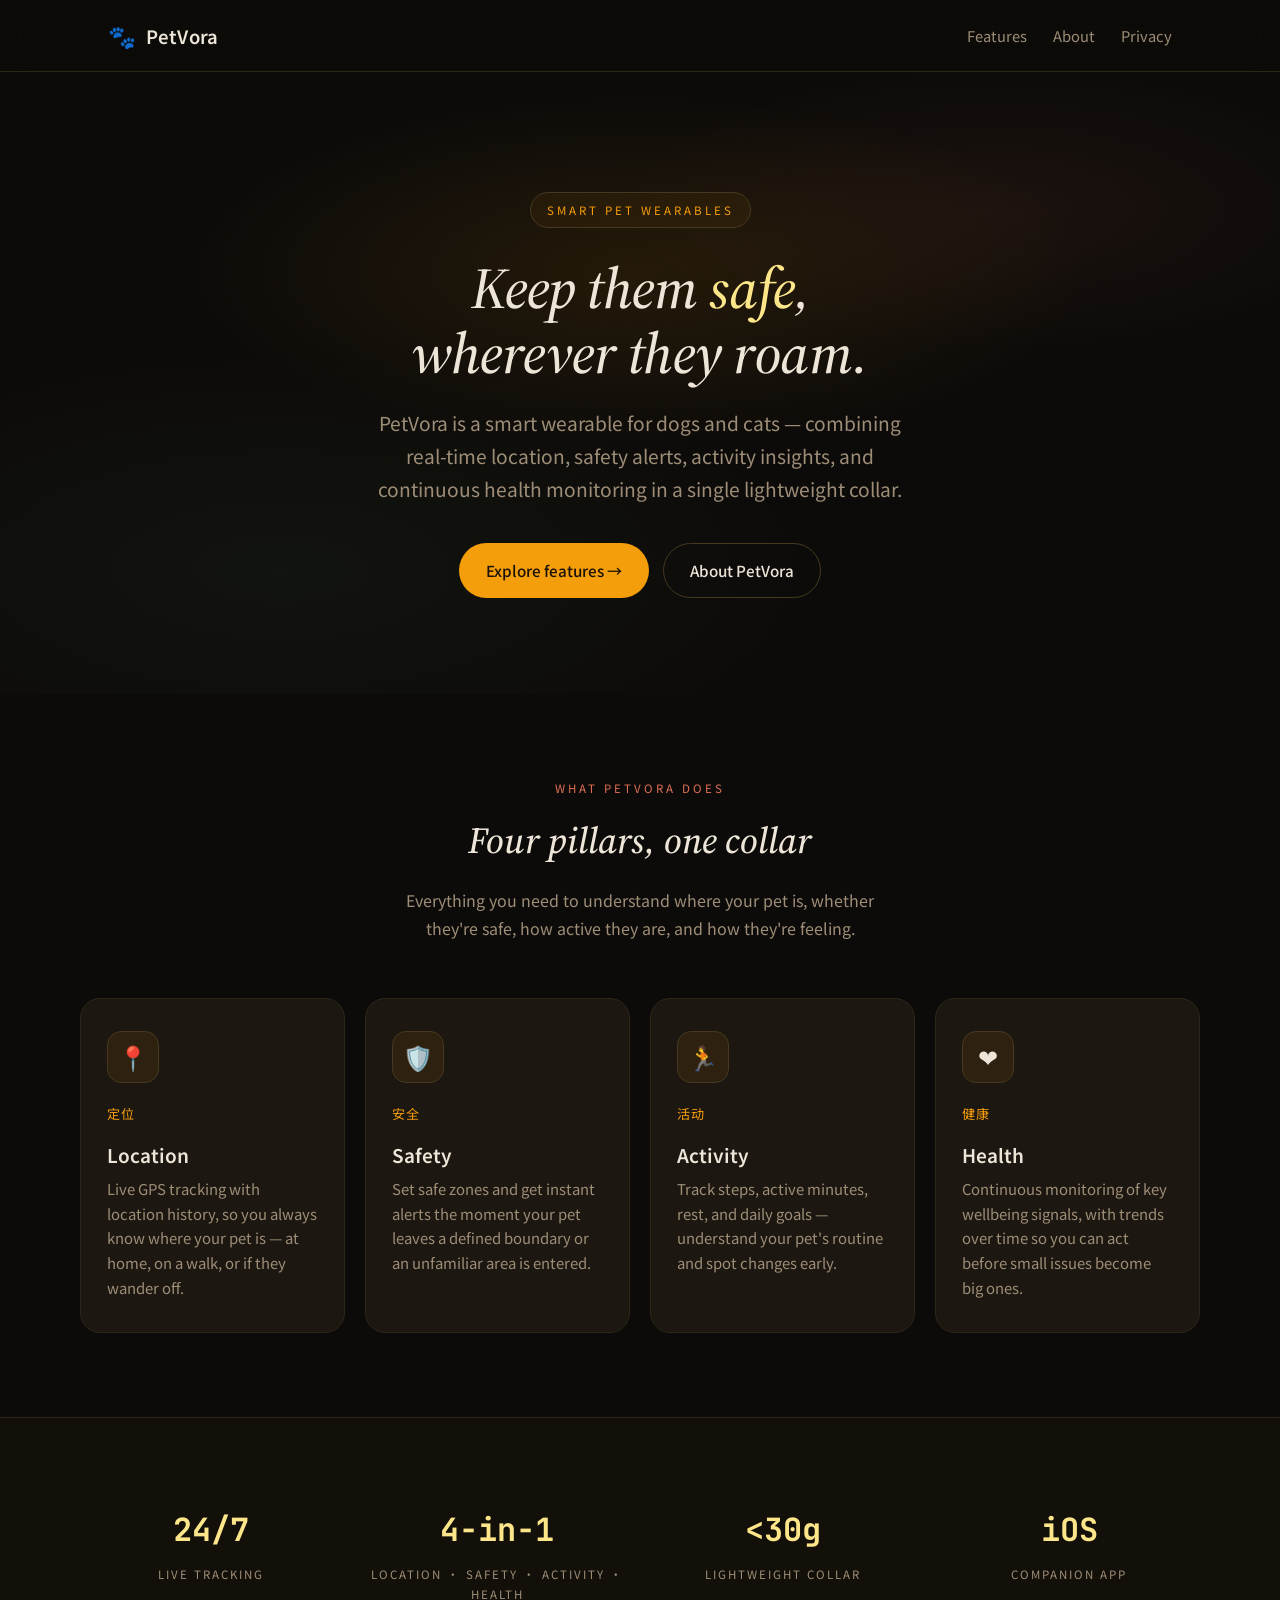
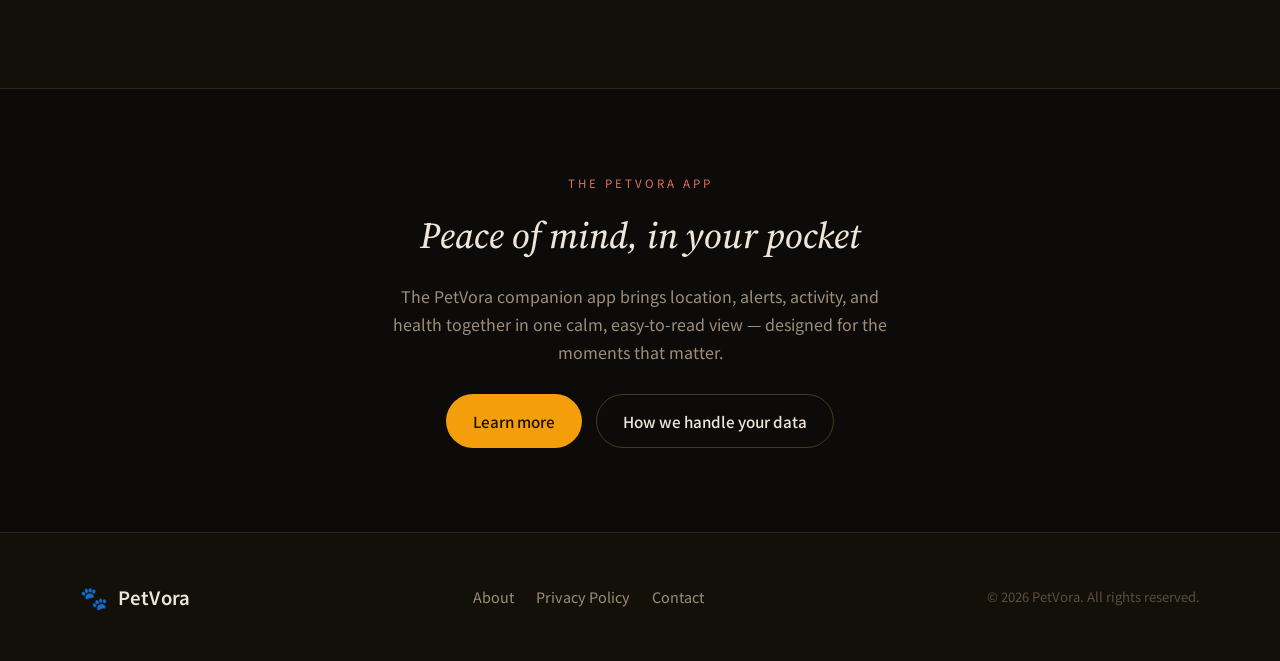
<file: index.html>
<!DOCTYPE html>
<html lang="en">
<head>
<meta charset="UTF-8">
<meta name="viewport" content="width=device-width, initial-scale=1.0">
<title>PetVora — Smart wearables that keep pets safe</title>
<meta name="description" content="PetVora builds smart wearables for pets — real-time location, safety alerts, activity tracking, and health monitoring, all in one collar.">
<meta property="og:title" content="PetVora — Smart wearables that keep pets safe">
<meta property="og:description" content="Real-time location, safety, activity & health monitoring for the pets you love.">
<meta property="og:type" content="website">
<meta property="og:url" content="https://petvora.com/">
<link rel="icon" href="data:image/svg+xml,<svg xmlns='http://www.w3.org/2000/svg' viewBox='0 0 100 100'><text y='.9em' font-size='90'>🐾</text></svg>">
<link rel="preconnect" href="https://fonts.googleapis.com">
<link rel="preconnect" href="https://fonts.gstatic.com" crossorigin>
<link href="https://fonts.googleapis.com/css2?family=Noto+Sans+SC:wght@300;400;500;600&family=Source+Serif+4:ital,opsz,wght@1,8..60,400;1,8..60,500&family=JetBrains+Mono:wght@500;700&display=swap" rel="stylesheet">
<link rel="stylesheet" href="styles.css">
</head>
<body>

<nav class="sticky">
  <div class="nav-inner">
    <a class="brand" href="/"><span class="paw">🐾</span><b>PetVora</b></a>
    <div class="nav-links">
      <a href="#features">Features</a>
      <a href="about.html">About</a>
      <a href="privacy.html">Privacy</a>
    </div>
  </div>
</nav>

<header class="hero">
  <div class="hero-inner">
    <span class="eyebrow">Smart Pet Wearables</span>
    <h1 class="hero-title">Keep them <span class="accent">safe</span>,<br>wherever they roam.</h1>
    <p class="hero-sub">PetVora is a smart wearable for dogs and cats — combining real-time location, safety alerts, activity insights, and continuous health monitoring in a single lightweight collar.</p>
    <div class="cta-row">
      <a class="btn btn-primary" href="#features">Explore features →</a>
      <a class="btn btn-ghost" href="about.html">About PetVora</a>
    </div>
  </div>
</header>

<section class="block" id="features">
  <div class="wrap">
    <div class="section-head reveal">
      <div class="kicker">What PetVora does</div>
      <h2>Four pillars, one collar</h2>
      <p>Everything you need to understand where your pet is, whether they're safe, how active they are, and how they're feeling.</p>
    </div>
    <div class="pillar-grid">
      <div class="pillar reveal">
        <div class="ic">📍</div>
        <div class="zh">定位</div>
        <h3>Location</h3>
        <p>Live GPS tracking with location history, so you always know where your pet is — at home, on a walk, or if they wander off.</p>
      </div>
      <div class="pillar reveal">
        <div class="ic">🛡️</div>
        <div class="zh">安全</div>
        <h3>Safety</h3>
        <p>Set safe zones and get instant alerts the moment your pet leaves a defined boundary or an unfamiliar area is entered.</p>
      </div>
      <div class="pillar reveal">
        <div class="ic">🏃</div>
        <div class="zh">活动</div>
        <h3>Activity</h3>
        <p>Track steps, active minutes, rest, and daily goals — understand your pet's routine and spot changes early.</p>
      </div>
      <div class="pillar reveal">
        <div class="ic">❤️</div>
        <div class="zh">健康</div>
        <h3>Health</h3>
        <p>Continuous monitoring of key wellbeing signals, with trends over time so you can act before small issues become big ones.</p>
      </div>
    </div>
  </div>
</section>

<section class="block stat-band">
  <div class="wrap">
    <div class="metric-grid">
      <div class="reveal">
        <div class="metric-val">24/7</div>
        <div class="metric-label">Live tracking</div>
      </div>
      <div class="reveal">
        <div class="metric-val">4-in-1</div>
        <div class="metric-label">Location · Safety · Activity · Health</div>
      </div>
      <div class="reveal">
        <div class="metric-val">&lt;30g</div>
        <div class="metric-label">Lightweight collar</div>
      </div>
      <div class="reveal">
        <div class="metric-val">iOS</div>
        <div class="metric-label">Companion app</div>
      </div>
    </div>
  </div>
</section>

<section class="block">
  <div class="wrap-read" style="text-align:center;">
    <div class="section-head reveal" style="margin-bottom:28px;">
      <div class="kicker">The PetVora app</div>
      <h2>Peace of mind, in your pocket</h2>
      <p>The PetVora companion app brings location, alerts, activity, and health together in one calm, easy-to-read view — designed for the moments that matter.</p>
    </div>
    <div class="cta-row reveal">
      <a class="btn btn-primary" href="about.html">Learn more</a>
      <a class="btn btn-ghost" href="privacy.html">How we handle your data</a>
    </div>
  </div>
</section>

<footer>
  <div class="foot-inner">
    <div class="brand"><span class="paw">🐾</span><b>PetVora</b></div>
    <div class="foot-links">
      <a href="about.html">About</a>
      <a href="privacy.html">Privacy Policy</a>
      <a href="mailto:support@petvora.com">Contact</a>
    </div>
    <div class="foot-meta">© 2026 PetVora. All rights reserved.</div>
  </div>
</footer>

<script>
  const io = new IntersectionObserver((entries) => {
    entries.forEach(e => { if (e.isIntersecting) { e.target.classList.add('in'); io.unobserve(e.target); } });
  }, { threshold: 0.12 });
  document.querySelectorAll('.reveal').forEach((el, i) => {
    el.style.transitionDelay = (i % 4 * 60) + 'ms';
    io.observe(el);
  });
</script>
</body>
</html>
</file>
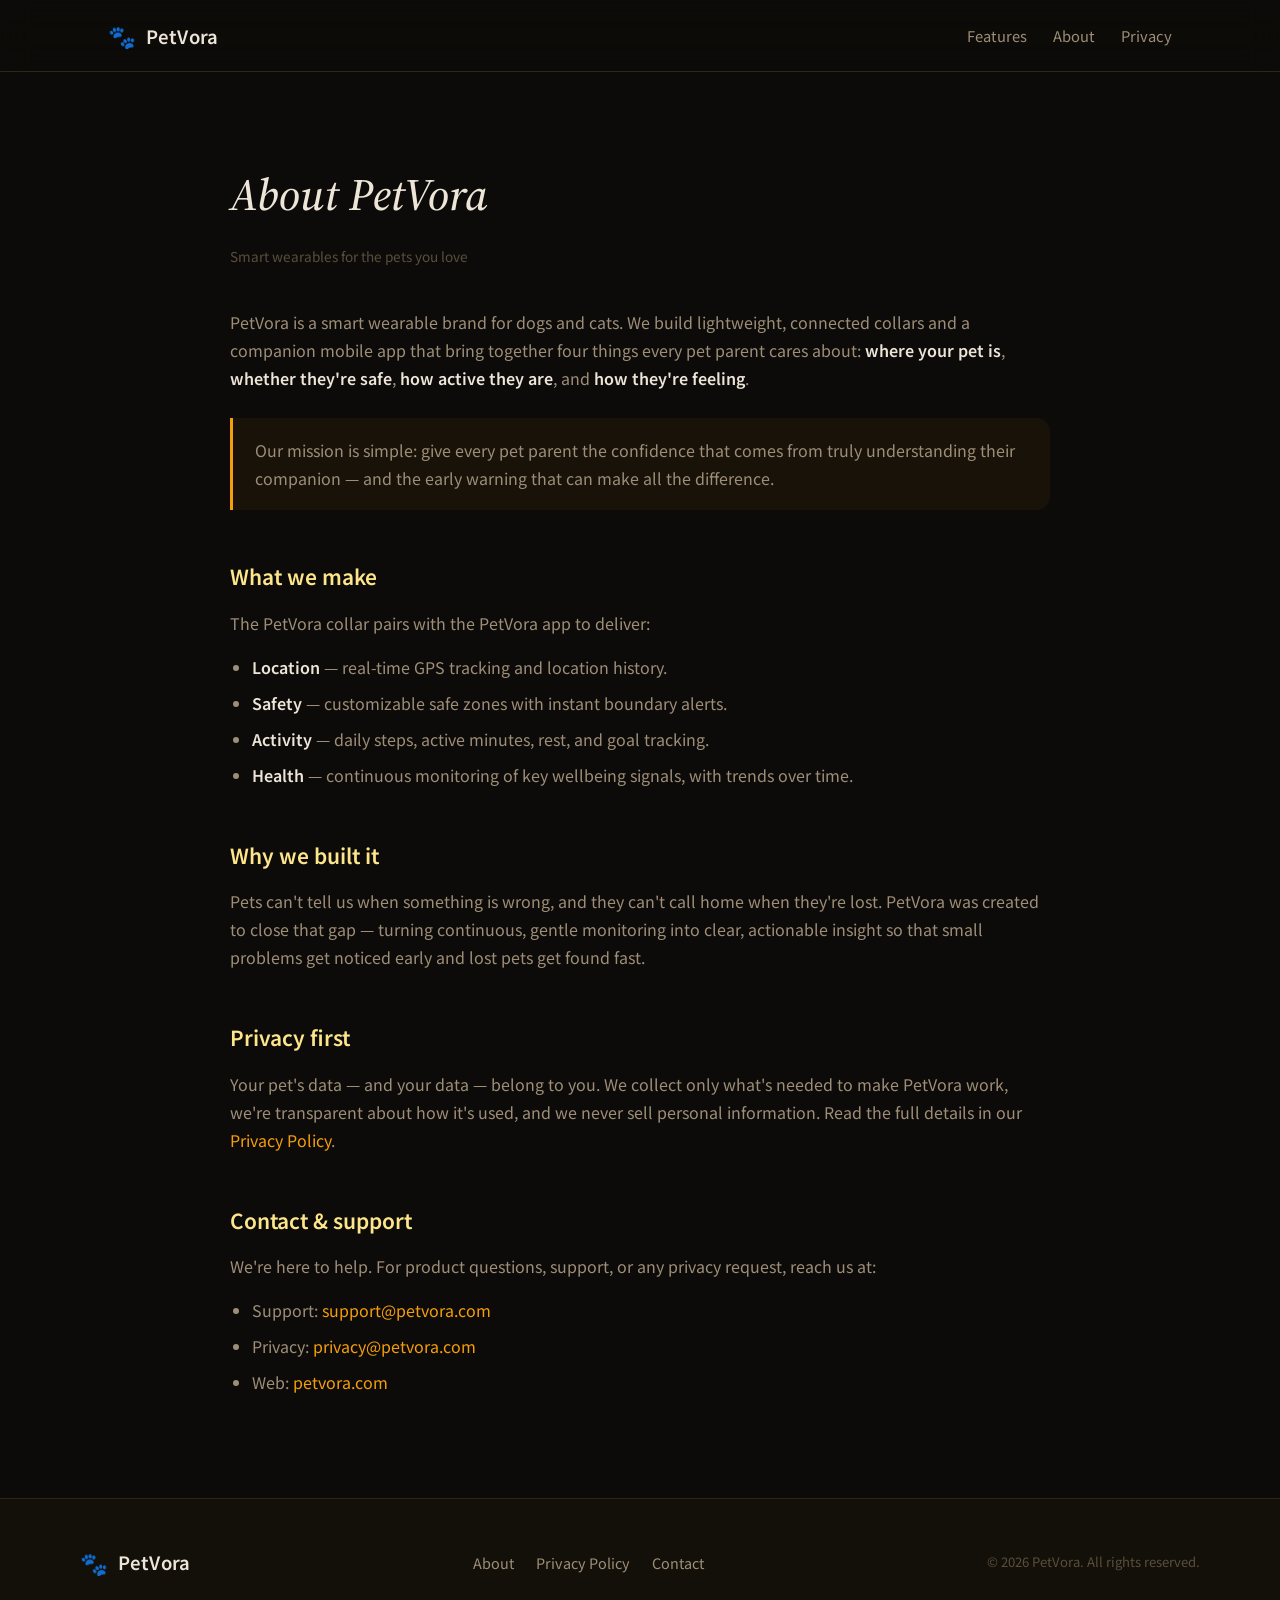
<file: about.html>
<!DOCTYPE html>
<html lang="en">
<head>
<meta charset="UTF-8">
<meta name="viewport" content="width=device-width, initial-scale=1.0">
<title>About — PetVora</title>
<meta name="description" content="About PetVora — our mission to keep pets safe and healthy through smart wearable technology.">
<link rel="icon" href="data:image/svg+xml,<svg xmlns='http://www.w3.org/2000/svg' viewBox='0 0 100 100'><text y='.9em' font-size='90'>🐾</text></svg>">
<link rel="preconnect" href="https://fonts.googleapis.com">
<link rel="preconnect" href="https://fonts.gstatic.com" crossorigin>
<link href="https://fonts.googleapis.com/css2?family=Noto+Sans+SC:wght@300;400;500;600&family=Source+Serif+4:ital,opsz,wght@1,8..60,400;1,8..60,500&family=JetBrains+Mono:wght@500;700&display=swap" rel="stylesheet">
<link rel="stylesheet" href="styles.css">
</head>
<body>

<nav class="sticky">
  <div class="nav-inner">
    <a class="brand" href="/"><span class="paw">🐾</span><b>PetVora</b></a>
    <div class="nav-links">
      <a href="index.html#features">Features</a>
      <a href="about.html">About</a>
      <a href="privacy.html">Privacy</a>
    </div>
  </div>
</nav>

<section class="block">
  <div class="wrap-read doc">
    <h1 class="doc-title">About PetVora</h1>
    <p class="updated">Smart wearables for the pets you love</p>

    <p>PetVora is a smart wearable brand for dogs and cats. We build lightweight, connected collars and a companion mobile app that bring together four things every pet parent cares about: <strong>where your pet is</strong>, <strong>whether they're safe</strong>, <strong>how active they are</strong>, and <strong>how they're feeling</strong>.</p>

    <div class="insight-box">
      Our mission is simple: give every pet parent the confidence that comes from truly understanding their companion — and the early warning that can make all the difference.
    </div>

    <h2>What we make</h2>
    <p>The PetVora collar pairs with the PetVora app to deliver:</p>
    <ul>
      <li><strong>Location</strong> — real-time GPS tracking and location history.</li>
      <li><strong>Safety</strong> — customizable safe zones with instant boundary alerts.</li>
      <li><strong>Activity</strong> — daily steps, active minutes, rest, and goal tracking.</li>
      <li><strong>Health</strong> — continuous monitoring of key wellbeing signals, with trends over time.</li>
    </ul>

    <h2>Why we built it</h2>
    <p>Pets can't tell us when something is wrong, and they can't call home when they're lost. PetVora was created to close that gap — turning continuous, gentle monitoring into clear, actionable insight so that small problems get noticed early and lost pets get found fast.</p>

    <h2>Privacy first</h2>
    <p>Your pet's data — and your data — belong to you. We collect only what's needed to make PetVora work, we're transparent about how it's used, and we never sell personal information. Read the full details in our <a href="privacy.html">Privacy Policy</a>.</p>

    <h2>Contact &amp; support</h2>
    <p>We're here to help. For product questions, support, or any privacy request, reach us at:</p>
    <ul>
      <li>Support: <a href="mailto:support@petvora.com">support@petvora.com</a></li>
      <li>Privacy: <a href="mailto:privacy@petvora.com">privacy@petvora.com</a></li>
      <li>Web: <a href="https://petvora.com">petvora.com</a></li>
    </ul>
  </div>
</section>

<footer>
  <div class="foot-inner">
    <div class="brand"><span class="paw">🐾</span><b>PetVora</b></div>
    <div class="foot-links">
      <a href="about.html">About</a>
      <a href="privacy.html">Privacy Policy</a>
      <a href="mailto:support@petvora.com">Contact</a>
    </div>
    <div class="foot-meta">© 2026 PetVora. All rights reserved.</div>
  </div>
</footer>

<script>
  const io = new IntersectionObserver((entries) => {
    entries.forEach(e => { if (e.isIntersecting) { e.target.classList.add('in'); io.unobserve(e.target); } });
  }, { threshold: 0.12 });
  document.querySelectorAll('.reveal').forEach(el => io.observe(el));
</script>
</body>
</html>
</file>
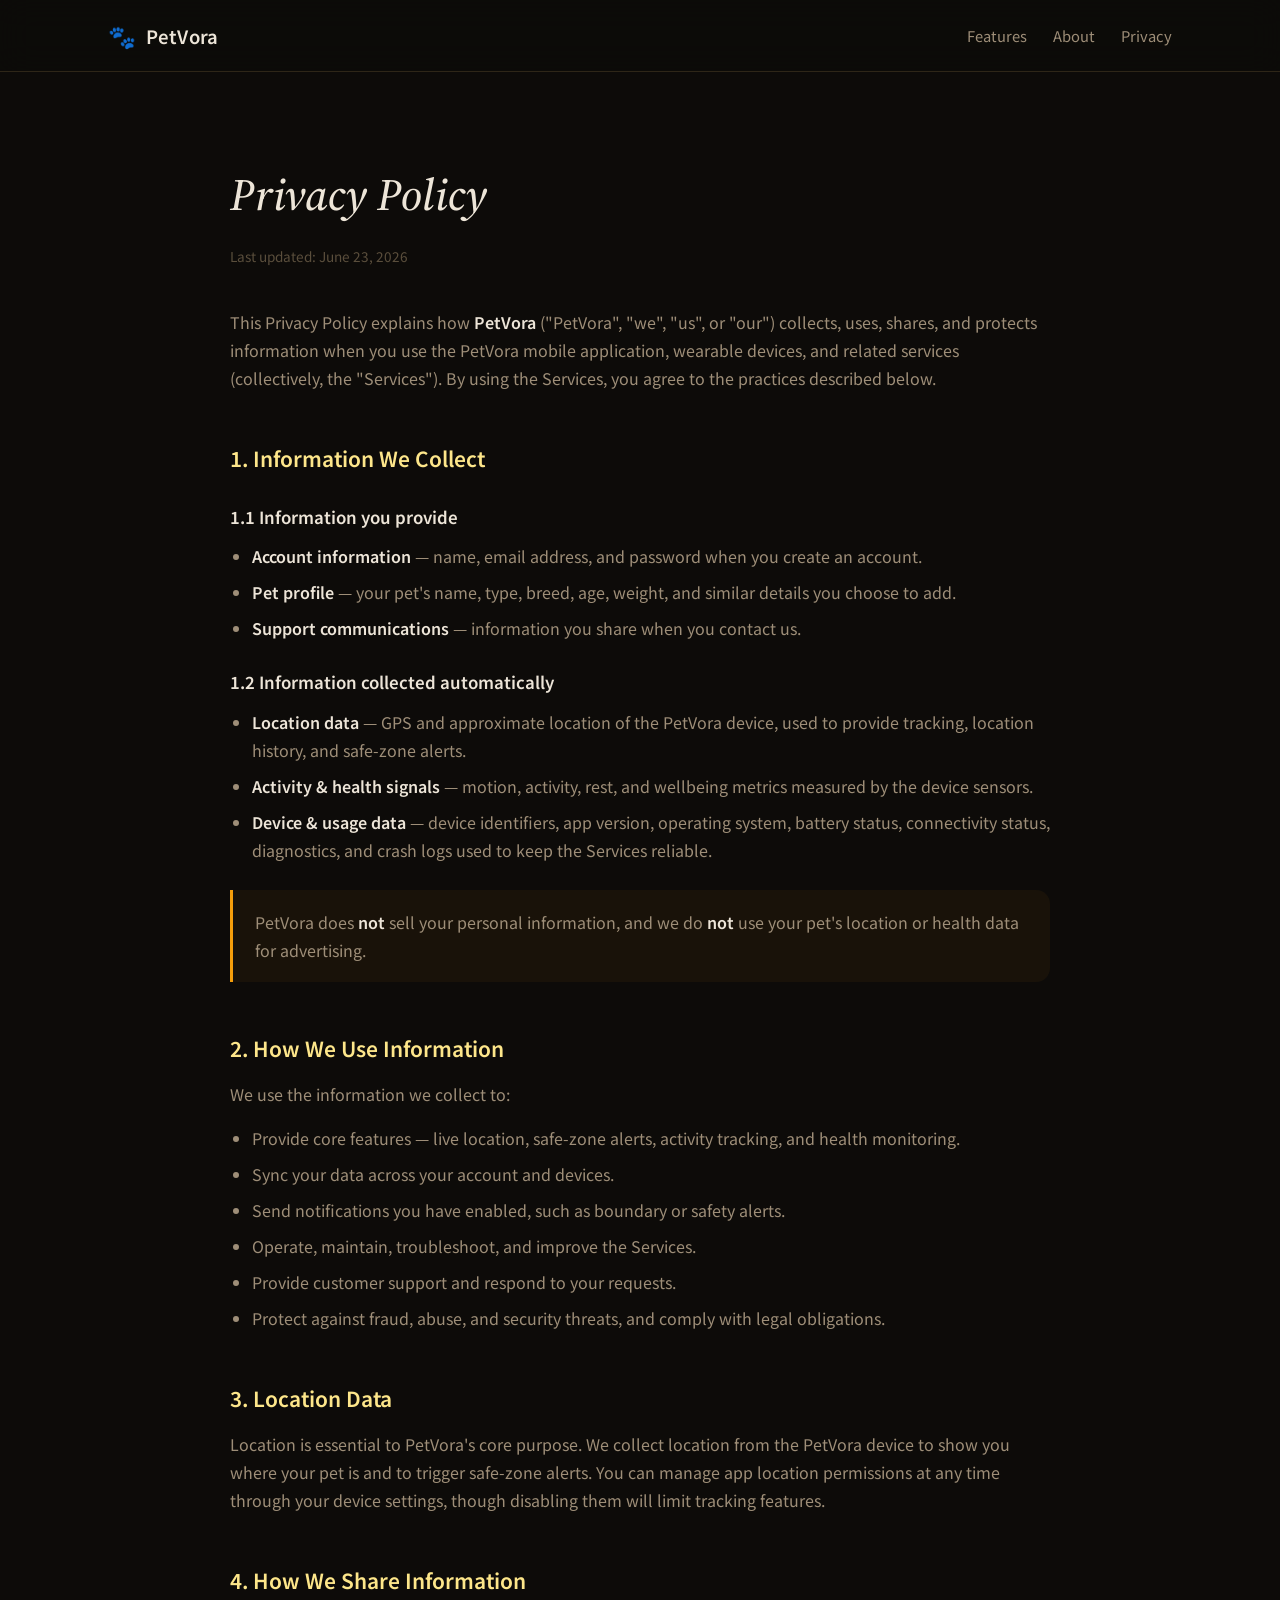
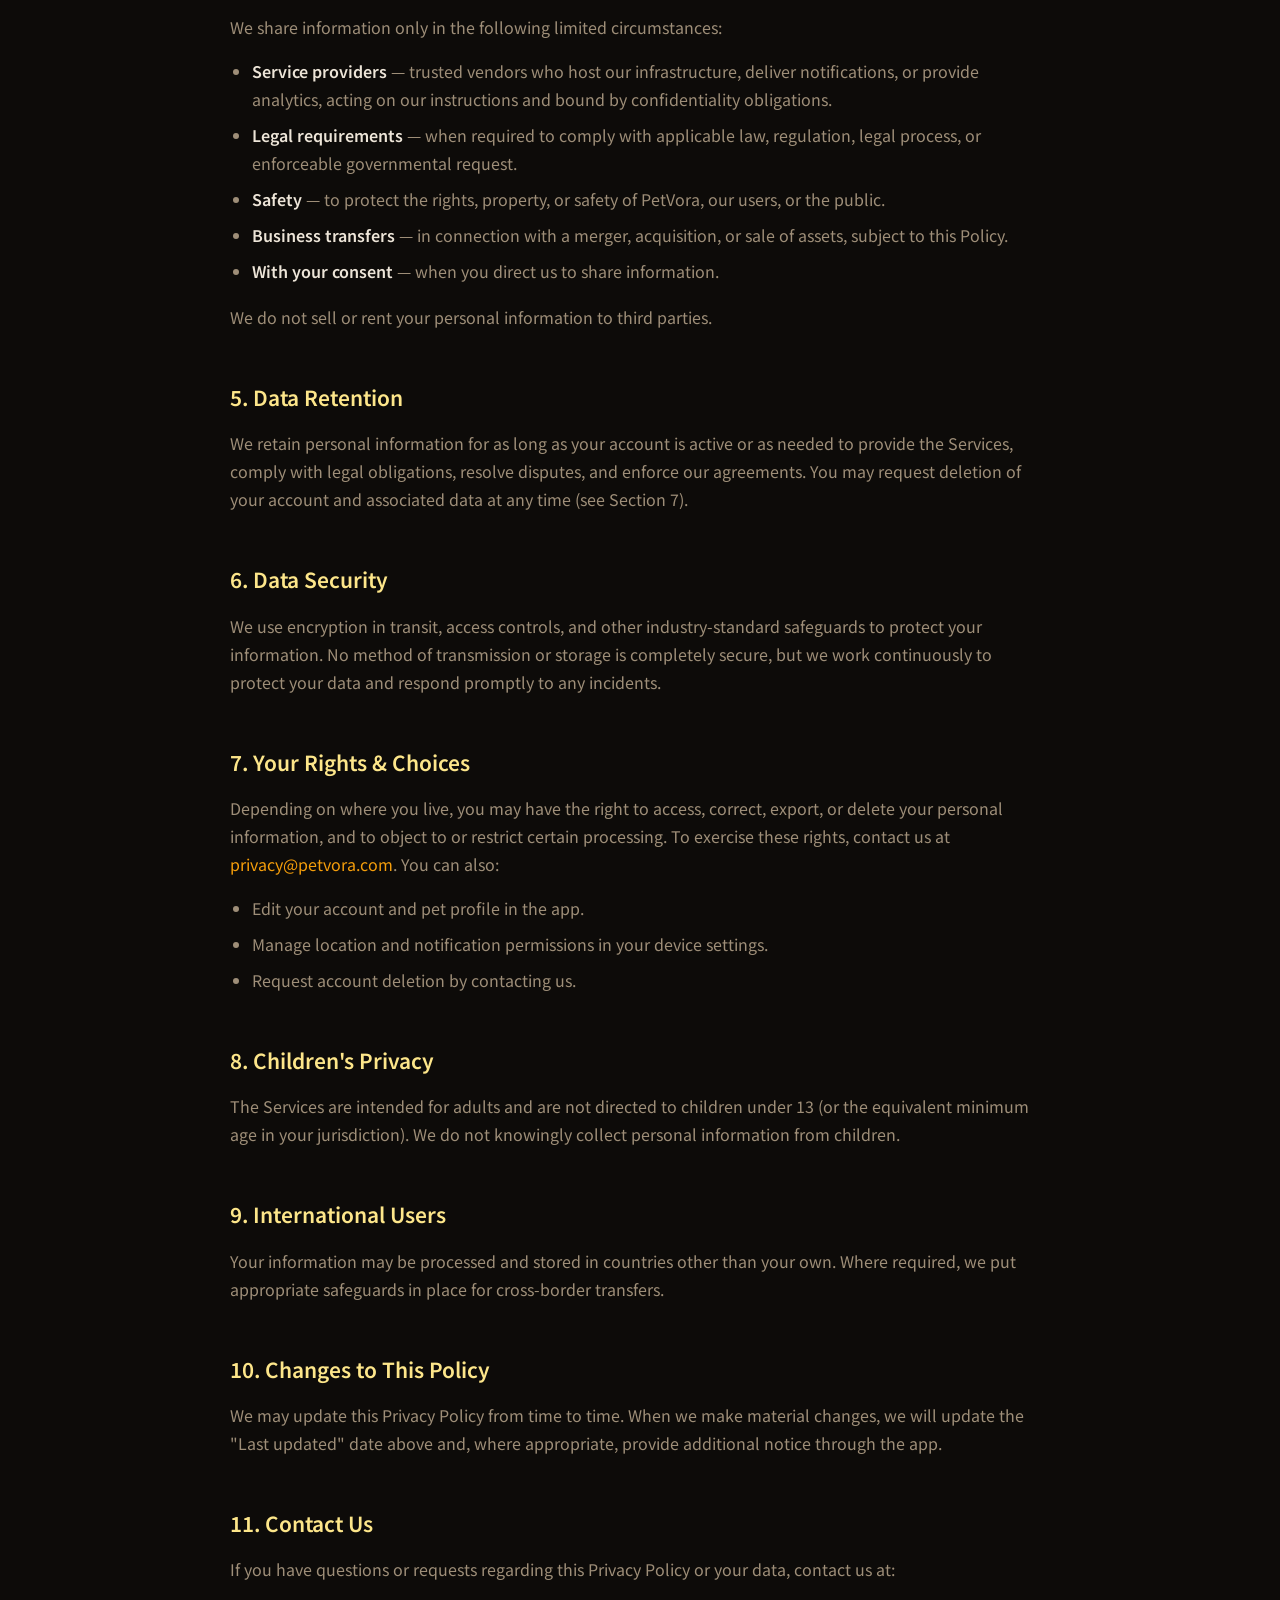
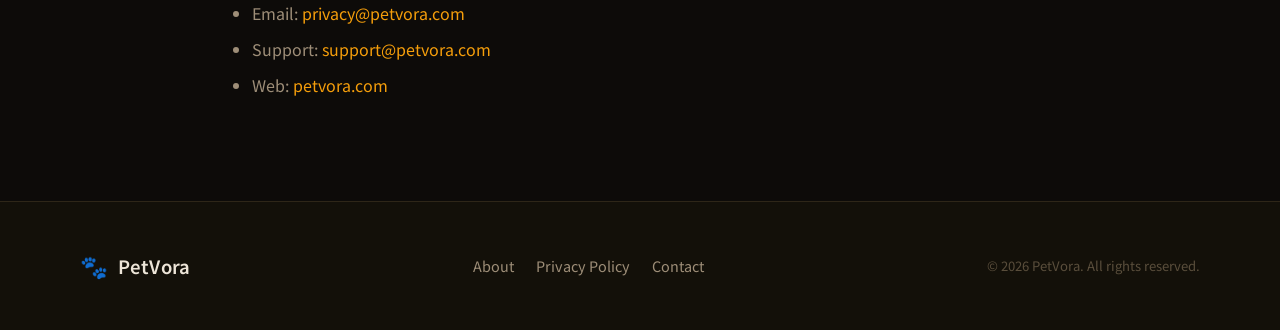
<file: privacy.html>
<!DOCTYPE html>
<html lang="en">
<head>
<meta charset="UTF-8">
<meta name="viewport" content="width=device-width, initial-scale=1.0">
<title>Privacy Policy — PetVora</title>
<meta name="description" content="PetVora Privacy Policy — what data we collect, how we use it, and your rights.">
<link rel="icon" href="data:image/svg+xml,<svg xmlns='http://www.w3.org/2000/svg' viewBox='0 0 100 100'><text y='.9em' font-size='90'>🐾</text></svg>">
<link rel="preconnect" href="https://fonts.googleapis.com">
<link rel="preconnect" href="https://fonts.gstatic.com" crossorigin>
<link href="https://fonts.googleapis.com/css2?family=Noto+Sans+SC:wght@300;400;500;600&family=Source+Serif+4:ital,opsz,wght@1,8..60,400;1,8..60,500&family=JetBrains+Mono:wght@500;700&display=swap" rel="stylesheet">
<link rel="stylesheet" href="styles.css">
</head>
<body>

<nav class="sticky">
  <div class="nav-inner">
    <a class="brand" href="/"><span class="paw">🐾</span><b>PetVora</b></a>
    <div class="nav-links">
      <a href="index.html#features">Features</a>
      <a href="about.html">About</a>
      <a href="privacy.html">Privacy</a>
    </div>
  </div>
</nav>

<section class="block">
  <div class="wrap-read doc">
    <h1 class="doc-title">Privacy Policy</h1>
    <p class="updated">Last updated: June 23, 2026</p>

    <p>This Privacy Policy explains how <strong>PetVora</strong> ("PetVora", "we", "us", or "our") collects, uses, shares, and protects information when you use the PetVora mobile application, wearable devices, and related services (collectively, the "Services"). By using the Services, you agree to the practices described below.</p>

    <h2>1. Information We Collect</h2>

    <h3>1.1 Information you provide</h3>
    <ul>
      <li><strong>Account information</strong> — name, email address, and password when you create an account.</li>
      <li><strong>Pet profile</strong> — your pet's name, type, breed, age, weight, and similar details you choose to add.</li>
      <li><strong>Support communications</strong> — information you share when you contact us.</li>
    </ul>

    <h3>1.2 Information collected automatically</h3>
    <ul>
      <li><strong>Location data</strong> — GPS and approximate location of the PetVora device, used to provide tracking, location history, and safe-zone alerts.</li>
      <li><strong>Activity &amp; health signals</strong> — motion, activity, rest, and wellbeing metrics measured by the device sensors.</li>
      <li><strong>Device &amp; usage data</strong> — device identifiers, app version, operating system, battery status, connectivity status, diagnostics, and crash logs used to keep the Services reliable.</li>
    </ul>

    <div class="insight-box">
      PetVora does <strong>not</strong> sell your personal information, and we do <strong>not</strong> use your pet's location or health data for advertising.
    </div>

    <h2>2. How We Use Information</h2>
    <p>We use the information we collect to:</p>
    <ul>
      <li>Provide core features — live location, safe-zone alerts, activity tracking, and health monitoring.</li>
      <li>Sync your data across your account and devices.</li>
      <li>Send notifications you have enabled, such as boundary or safety alerts.</li>
      <li>Operate, maintain, troubleshoot, and improve the Services.</li>
      <li>Provide customer support and respond to your requests.</li>
      <li>Protect against fraud, abuse, and security threats, and comply with legal obligations.</li>
    </ul>

    <h2>3. Location Data</h2>
    <p>Location is essential to PetVora's core purpose. We collect location from the PetVora device to show you where your pet is and to trigger safe-zone alerts. You can manage app location permissions at any time through your device settings, though disabling them will limit tracking features.</p>

    <h2>4. How We Share Information</h2>
    <p>We share information only in the following limited circumstances:</p>
    <ul>
      <li><strong>Service providers</strong> — trusted vendors who host our infrastructure, deliver notifications, or provide analytics, acting on our instructions and bound by confidentiality obligations.</li>
      <li><strong>Legal requirements</strong> — when required to comply with applicable law, regulation, legal process, or enforceable governmental request.</li>
      <li><strong>Safety</strong> — to protect the rights, property, or safety of PetVora, our users, or the public.</li>
      <li><strong>Business transfers</strong> — in connection with a merger, acquisition, or sale of assets, subject to this Policy.</li>
      <li><strong>With your consent</strong> — when you direct us to share information.</li>
    </ul>
    <p>We do not sell or rent your personal information to third parties.</p>

    <h2>5. Data Retention</h2>
    <p>We retain personal information for as long as your account is active or as needed to provide the Services, comply with legal obligations, resolve disputes, and enforce our agreements. You may request deletion of your account and associated data at any time (see Section 7).</p>

    <h2>6. Data Security</h2>
    <p>We use encryption in transit, access controls, and other industry-standard safeguards to protect your information. No method of transmission or storage is completely secure, but we work continuously to protect your data and respond promptly to any incidents.</p>

    <h2>7. Your Rights &amp; Choices</h2>
    <p>Depending on where you live, you may have the right to access, correct, export, or delete your personal information, and to object to or restrict certain processing. To exercise these rights, contact us at <a href="mailto:privacy@petvora.com">privacy@petvora.com</a>. You can also:</p>
    <ul>
      <li>Edit your account and pet profile in the app.</li>
      <li>Manage location and notification permissions in your device settings.</li>
      <li>Request account deletion by contacting us.</li>
    </ul>

    <h2>8. Children's Privacy</h2>
    <p>The Services are intended for adults and are not directed to children under 13 (or the equivalent minimum age in your jurisdiction). We do not knowingly collect personal information from children.</p>

    <h2>9. International Users</h2>
    <p>Your information may be processed and stored in countries other than your own. Where required, we put appropriate safeguards in place for cross-border transfers.</p>

    <h2>10. Changes to This Policy</h2>
    <p>We may update this Privacy Policy from time to time. When we make material changes, we will update the "Last updated" date above and, where appropriate, provide additional notice through the app.</p>

    <h2>11. Contact Us</h2>
    <p>If you have questions or requests regarding this Privacy Policy or your data, contact us at:</p>
    <ul>
      <li>Email: <a href="mailto:privacy@petvora.com">privacy@petvora.com</a></li>
      <li>Support: <a href="mailto:support@petvora.com">support@petvora.com</a></li>
      <li>Web: <a href="https://petvora.com">petvora.com</a></li>
    </ul>
  </div>
</section>

<footer>
  <div class="foot-inner">
    <div class="brand"><span class="paw">🐾</span><b>PetVora</b></div>
    <div class="foot-links">
      <a href="about.html">About</a>
      <a href="privacy.html">Privacy Policy</a>
      <a href="mailto:support@petvora.com">Contact</a>
    </div>
    <div class="foot-meta">© 2026 PetVora. All rights reserved.</div>
  </div>
</footer>

</body>
</html>
</file>
<file: styles.css>
/* PetVora — Warm Organic (Palette B) | NINA visual-spec v1.0 */

:root {
  --void:        #0d0b09;
  --deep:        #131009;
  --panel:       #1c1710;
  --panel-hover: #241f16;
  --edge:        #2e2618;
  --edge-hover:  #46391f;

  --ink:         #ede5d8;
  --ink-soft:    #9e8e78;
  --ink-faint:   #5a4e3c;

  --amber:       #f59e0b;
  --sage:        #86efac;
  --terra:       #e07056;
  --cream:       #fde68a;
  --moss:        #4ade80;

  --r-sm:   8px;
  --r-md:   14px;
  --r-lg:   20px;
  --r-pill: 100px;

  --container-reading: 820px;
  --container-wide:    1120px;

  --spring: cubic-bezier(0.16, 1, 0.3, 1);
}

* { margin: 0; padding: 0; box-sizing: border-box; }

html { scroll-behavior: smooth; }

body {
  font-family: 'Noto Sans SC', system-ui, sans-serif;
  font-weight: 400;
  color: var(--ink);
  background: var(--void);
  line-height: 1.75;
  -webkit-font-smoothing: antialiased;
  overflow-x: hidden;
}

a { color: var(--amber); text-decoration: none; transition: color 180ms var(--spring); }
a:hover { color: var(--cream); }

.serif {
  font-family: 'Source Serif 4', Georgia, serif;
  font-optical-sizing: auto;
  font-style: italic;
}

.mono { font-family: 'JetBrains Mono', monospace; font-variant-numeric: tabular-nums; }

/* ---------- nav ---------- */
nav.sticky {
  position: sticky; top: 0; z-index: 100;
  background: rgba(13, 11, 9, 0.82);
  backdrop-filter: blur(16px);
  -webkit-backdrop-filter: blur(16px);
  border-bottom: 1px solid var(--edge);
}
.nav-inner {
  max-width: var(--container-wide); margin: 0 auto;
  padding: 16px 28px;
  display: flex; align-items: center; justify-content: space-between;
}
.brand { display: flex; align-items: center; gap: 10px; font-weight: 500; font-size: 1.15rem; letter-spacing: 0.3px; }
.brand .paw { font-size: 1.4rem; filter: saturate(1.1); }
.brand b { color: var(--ink); font-weight: 600; }
.nav-links { display: flex; gap: 26px; font-size: 0.92rem; }
.nav-links a { color: var(--ink-soft); }
.nav-links a:hover { color: var(--cream); }

/* ---------- hero ---------- */
.hero {
  position: relative;
  background:
    radial-gradient(ellipse 50% 40% at 50% 32%, rgba(245,158,11,0.10) 0%, transparent 70%),
    radial-gradient(ellipse 42% 32% at 78% 22%, rgba(224,112,86,0.07) 0%, transparent 70%),
    radial-gradient(ellipse 60% 50% at 22% 80%, rgba(134,239,172,0.04) 0%, transparent 70%),
    var(--void);
  padding: 120px 28px 96px;
  text-align: center;
}
.hero::after {
  content: ""; position: absolute; inset: 0; pointer-events: none;
  background-image: radial-gradient(rgba(245,158,11,0.025) 1px, transparent 1px);
  background-size: 22px 22px;
  mask-image: radial-gradient(ellipse 70% 60% at 50% 40%, #000 0%, transparent 75%);
  -webkit-mask-image: radial-gradient(ellipse 70% 60% at 50% 40%, #000 0%, transparent 75%);
}
.hero-inner { position: relative; max-width: 760px; margin: 0 auto; }
.eyebrow {
  display: inline-block;
  font-size: 0.72rem; letter-spacing: 3px; text-transform: uppercase;
  color: var(--amber); padding: 7px 16px;
  border: 1px solid var(--edge-hover); border-radius: var(--r-pill);
  background: rgba(245,158,11,0.05);
  margin-bottom: 28px;
}
h1.hero-title {
  font-family: 'Source Serif 4', Georgia, serif;
  font-style: italic; font-optical-sizing: auto;
  font-weight: 500;
  font-size: clamp(2.4rem, 6vw, 3.6rem);
  line-height: 1.12; letter-spacing: -0.5px;
  color: var(--ink);
  margin-bottom: 22px;
}
h1.hero-title .accent { color: var(--cream); }
.hero-sub {
  font-size: clamp(1.02rem, 2vw, 1.2rem);
  color: var(--ink-soft); line-height: 1.7;
  max-width: 540px; margin: 0 auto 38px;
}
.cta-row { display: flex; gap: 14px; justify-content: center; flex-wrap: wrap; }
.btn {
  display: inline-flex; align-items: center; gap: 8px;
  padding: 13px 26px; border-radius: var(--r-pill);
  font-size: 0.95rem; font-weight: 500;
  transition: all 200ms var(--spring); cursor: pointer; border: 1px solid transparent;
}
.btn-primary { background: var(--amber); color: #1a1206; }
.btn-primary:hover { background: var(--cream); color: #1a1206; transform: translateY(-2px); box-shadow: 0 10px 30px rgba(245,158,11,0.25); }
.btn-ghost { border-color: var(--edge-hover); color: var(--ink); }
.btn-ghost:hover { border-color: var(--amber); color: var(--cream); transform: translateY(-2px); }

/* ---------- sections ---------- */
section.block { padding: 84px 28px; }
.wrap { max-width: var(--container-wide); margin: 0 auto; }
.wrap-read { max-width: var(--container-reading); margin: 0 auto; }
.section-head { text-align: center; margin-bottom: 56px; }
.section-head .kicker { font-size: 0.72rem; letter-spacing: 3px; text-transform: uppercase; color: var(--terra); }
.section-head h2 {
  font-family: 'Source Serif 4', Georgia, serif; font-style: italic;
  font-weight: 500; font-size: clamp(1.7rem, 3.5vw, 2.3rem);
  color: var(--ink); margin-top: 10px;
}
.section-head p { color: var(--ink-soft); max-width: 520px; margin: 14px auto 0; }

/* ---------- pillar cards ---------- */
.pillar-grid {
  display: grid; grid-template-columns: repeat(auto-fit, minmax(230px, 1fr)); gap: 20px;
}
.pillar {
  background: var(--panel); border: 1px solid var(--edge);
  border-radius: var(--r-lg); padding: 32px 26px;
  transition: all 240ms var(--spring);
}
.pillar:hover { background: var(--panel-hover); border-color: var(--edge-hover); transform: translateY(-4px); box-shadow: 0 14px 40px rgba(0,0,0,0.35); }
.pillar .ic {
  width: 52px; height: 52px; border-radius: var(--r-md);
  display: grid; place-items: center; font-size: 1.5rem;
  background: rgba(245,158,11,0.08); border: 1px solid var(--edge-hover);
  margin-bottom: 20px;
}
.pillar h3 { font-size: 1.18rem; font-weight: 600; color: var(--ink); margin-bottom: 6px; }
.pillar .zh { font-size: 0.82rem; color: var(--amber); letter-spacing: 1px; margin-bottom: 12px; }
.pillar p { font-size: 0.93rem; color: var(--ink-soft); line-height: 1.65; }

/* ---------- stats ---------- */
.stat-band { background: var(--deep); border-top: 1px solid var(--edge); border-bottom: 1px solid var(--edge); }
.metric-grid { display: grid; grid-template-columns: repeat(auto-fit, minmax(160px, 1fr)); gap: 24px; text-align: center; }
.metric-val { font-family: 'JetBrains Mono', monospace; font-size: 2rem; font-weight: 700; color: var(--cream); }
.metric-label { font-size: 0.72rem; letter-spacing: 2px; text-transform: uppercase; color: var(--ink-soft); margin-top: 6px; }

/* ---------- reading content (about/privacy) ---------- */
.doc h1.doc-title {
  font-family: 'Source Serif 4', Georgia, serif; font-style: italic;
  font-weight: 500; font-size: clamp(2rem, 4.5vw, 2.8rem);
  color: var(--ink); margin-bottom: 10px;
}
.doc .updated { color: var(--ink-faint); font-size: 0.85rem; margin-bottom: 40px; }
.doc h2 {
  font-size: 1.3rem; font-weight: 600; color: var(--cream);
  margin: 40px 0 14px; padding-top: 8px;
}
.doc h3 { font-size: 1.05rem; font-weight: 600; color: var(--ink); margin: 26px 0 10px; }
.doc p { color: var(--ink-soft); margin-bottom: 16px; }
.doc ul { color: var(--ink-soft); margin: 0 0 18px 22px; }
.doc li { margin-bottom: 8px; }
.doc strong { color: var(--ink); font-weight: 600; }
.insight-box {
  border-left: 3px solid var(--amber);
  border-radius: 0 var(--r-md) var(--r-md) 0;
  padding: 18px 22px; background: rgba(245,158,11,0.05);
  margin: 26px 0; color: var(--ink-soft);
}

/* ---------- footer ---------- */
footer {
  border-top: 1px solid var(--edge); padding: 44px 28px;
  background: var(--deep);
}
.foot-inner {
  max-width: var(--container-wide); margin: 0 auto;
  display: flex; flex-wrap: wrap; gap: 20px;
  align-items: center; justify-content: space-between;
}
.foot-links { display: flex; gap: 22px; font-size: 0.9rem; }
.foot-links a { color: var(--ink-soft); }
.foot-links a:hover { color: var(--cream); }
.foot-meta { font-size: 0.82rem; color: var(--ink-faint); }

/* ---------- reveal animation ---------- */
.reveal { opacity: 0; transform: translateY(20px); transition: opacity 0.7s var(--spring), transform 0.7s var(--spring); }
.reveal.in { opacity: 1; transform: translateY(0); }

@media (max-width: 640px) {
  .nav-links { gap: 16px; font-size: 0.85rem; }
  .hero { padding: 84px 22px 70px; }
  section.block { padding: 60px 22px; }
}
</file>
